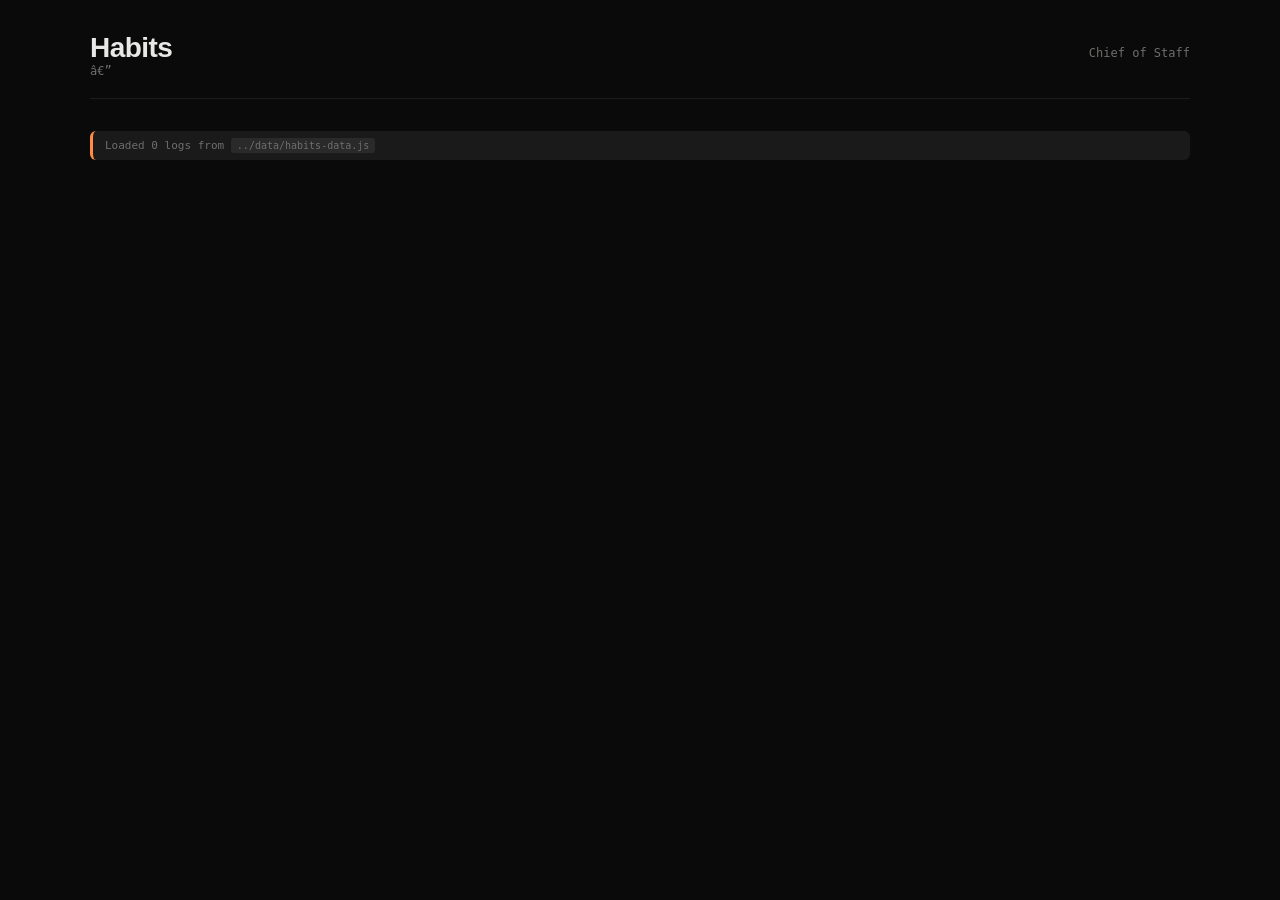
<file: habits-viewer.html>
<!DOCTYPE html>
<html lang="en">
<head>
<script src="../data/habits-data.js" onerror="console.log('No habits-data.js yet')"></script>
<meta charset="UTF-8">
<meta name="viewport" content="width=device-width, initial-scale=1.0">
<title>Habits â€” Chief of Staff</title>
<style>
  :root {
    --ink: #0a0a0a;
    --ink-2: #1a1a1a;
    --ink-3: #2a2a2a;
    --text: #e8e8e6;
    --text-2: #a6a6a4;
    --text-3: #6e6e6c;
    --accent: #ff8c42;
    --accent-2: #ffa76a;
    --green: #43d67d;
    --red: #ff5e5e;
    --amber: #ffb547;
    --border: rgba(255,255,255,0.08);
    --border-strong: rgba(255,255,255,0.16);
    --mono: "SFMono-Regular", Menlo, Consolas, monospace;
  }
  * { box-sizing: border-box; margin: 0; padding: 0; }
  body {
    font-family: -apple-system, BlinkMacSystemFont, "Segoe UI", sans-serif;
    background: var(--ink);
    color: var(--text);
    padding: 32px 24px 80px;
    min-height: 100vh;
    -webkit-font-smoothing: antialiased;
  }
  .container { max-width: 1100px; margin: 0 auto; }
  .header {
    display: flex;
    justify-content: space-between;
    align-items: baseline;
    padding-bottom: 20px;
    border-bottom: 1px solid var(--border);
    margin-bottom: 32px;
  }
  .header-title {
    font-size: 28px;
    font-weight: 700;
    letter-spacing: -0.02em;
  }
  .header-sub {
    font-family: var(--mono);
    font-size: 12px;
    color: var(--text-3);
  }
  .source-notice {
    font-family: var(--mono);
    font-size: 11px;
    color: var(--text-3);
    padding: 8px 12px;
    background: var(--ink-2);
    border-radius: 6px;
    margin-bottom: 24px;
    border-left: 3px solid var(--accent);
  }
  .source-notice.error { border-left-color: var(--red); color: var(--text-2); }
  .source-notice code {
    background: var(--ink-3);
    padding: 2px 6px;
    border-radius: 3px;
    font-size: 10px;
  }
  .section-title {
    font-size: 11px;
    font-weight: 600;
    letter-spacing: 0.1em;
    text-transform: uppercase;
    color: var(--text-3);
    margin-bottom: 16px;
  }
  .habits-grid {
    display: grid;
    grid-template-columns: repeat(auto-fit, minmax(180px, 1fr));
    gap: 20px;
    margin-bottom: 48px;
  }
  .habit-card {
    background: var(--ink-2);
    border: 1px solid var(--border);
    border-radius: 14px;
    padding: 24px 20px;
    text-align: center;
    position: relative;
    transition: all 0.2s ease;
    cursor: pointer;
  }
  .habit-card:hover {
    border-color: var(--border-strong);
    transform: translateY(-2px);
  }
  .habit-card.done {
    background: linear-gradient(180deg, rgba(67,214,125,0.08), var(--ink-2));
    border-color: rgba(67,214,125,0.3);
  }
  .habit-icon { font-size: 32px; margin-bottom: 12px; }
  .habit-name {
    font-size: 14px;
    font-weight: 600;
    margin-bottom: 16px;
  }
  .ring-container {
    position: relative;
    width: 110px;
    height: 110px;
    margin: 0 auto 16px;
  }
  .ring-svg { transform: rotate(-90deg); }
  .ring-bg { stroke: var(--ink-3); }
  .ring-fg {
    stroke: var(--accent);
    transition: stroke-dashoffset 0.8s cubic-bezier(0.4,0,0.2,1);
  }
  .habit-card.done .ring-fg { stroke: var(--green); }
  .ring-label {
    position: absolute;
    top: 50%;
    left: 50%;
    transform: translate(-50%, -50%);
    font-family: var(--mono);
    font-size: 18px;
    font-weight: 700;
  }
  .ring-label-sub {
    font-size: 10px;
    color: var(--text-3);
    display: block;
    margin-top: 2px;
  }
  .habit-streak {
    font-family: var(--mono);
    font-size: 12px;
    color: var(--text-2);
    margin-bottom: 12px;
  }
  .habit-streak strong { color: var(--amber); }
  .habit-btn {
    width: 100%;
    background: var(--ink-3);
    color: var(--text);
    border: 1px solid var(--border);
    padding: 8px;
    border-radius: 6px;
    font-size: 12px;
    font-weight: 600;
    cursor: pointer;
    transition: all 0.15s;
  }
  .habit-btn:hover { background: var(--accent); color: var(--ink); border-color: var(--accent); }
  .habit-card.done .habit-btn {
    background: rgba(67,214,125,0.15);
    color: var(--green);
    border-color: rgba(67,214,125,0.3);
  }
  .summary-grid {
    display: grid;
    grid-template-columns: repeat(4, 1fr);
    gap: 16px;
    margin-bottom: 48px;
  }
  .stat-card {
    background: var(--ink-2);
    border: 1px solid var(--border);
    border-radius: 10px;
    padding: 18px 20px;
  }
  .stat-label {
    font-size: 10px;
    text-transform: uppercase;
    letter-spacing: 0.08em;
    color: var(--text-3);
    font-weight: 600;
    margin-bottom: 8px;
  }
  .stat-value {
    font-family: var(--mono);
    font-size: 28px;
    font-weight: 700;
  }
  .stat-sub {
    font-size: 12px;
    color: var(--text-2);
    margin-top: 4px;
  }
  .activity-list {
    background: var(--ink-2);
    border: 1px solid var(--border);
    border-radius: 10px;
    padding: 8px 0;
  }
  .activity-item {
    display: grid;
    grid-template-columns: 100px 1fr auto;
    align-items: center;
    padding: 10px 20px;
    border-bottom: 1px solid var(--border);
    font-size: 13px;
  }
  .activity-item:last-child { border-bottom: none; }
  .activity-date {
    font-family: var(--mono);
    font-size: 11px;
    color: var(--text-3);
  }
  .activity-habit { font-weight: 500; }
  .activity-icon { font-size: 18px; }
  .log-form {
    background: var(--ink-2);
    border: 1px solid var(--border);
    border-radius: 10px;
    padding: 20px;
    margin-bottom: 32px;
  }
  .log-form-title { font-size: 14px; font-weight: 600; margin-bottom: 12px; }
  .log-form-buttons {
    display: flex;
    flex-wrap: wrap;
    gap: 8px;
  }
  .log-form-button {
    padding: 10px 16px;
    background: var(--ink-3);
    color: var(--text);
    border: 1px solid var(--border);
    border-radius: 6px;
    font-size: 13px;
    cursor: pointer;
    display: inline-flex;
    align-items: center;
    gap: 8px;
  }
  .log-form-button:hover { background: var(--accent); color: var(--ink); }
  .empty {
    text-align: center;
    padding: 80px 20px;
    color: var(--text-3);
    font-style: italic;
  }
  @keyframes fadeIn {
    from { opacity: 0; transform: translateY(8px); }
    to   { opacity: 1; transform: translateY(0); }
  }
  .fade-in { animation: fadeIn 0.4s ease forwards; }
</style>
</head>
<body>
<div class="container">
  <div class="header">
    <div>
      <div class="header-title">Habits</div>
      <div class="header-sub" id="current-date">â€”</div>
    </div>
    <div class="header-sub">Chief of Staff</div>
  </div>

  <div id="source-notice" class="source-notice">Loadingâ€¦</div>

  <!-- Quick log section -->
  <div class="log-form" id="log-form" style="display:none;">
    <div class="log-form-title">Quick log</div>
    <div class="log-form-buttons" id="log-buttons"></div>
  </div>

  <!-- Summary stats -->
  <div class="summary-grid" id="summary-grid" style="display:none;">
    <div class="stat-card">
      <div class="stat-label">Today</div>
      <div class="stat-value" id="stat-today">0<span style="font-size: 16px; color: var(--text-3);">/5</span></div>
      <div class="stat-sub" id="stat-today-sub">habits logged</div>
    </div>
    <div class="stat-card">
      <div class="stat-label">This week</div>
      <div class="stat-value" id="stat-week">0</div>
      <div class="stat-sub">total logs</div>
    </div>
    <div class="stat-card">
      <div class="stat-label">On track</div>
      <div class="stat-value" id="stat-ontrack">0<span style="font-size: 16px; color: var(--text-3);">/5</span></div>
      <div class="stat-sub">habits meeting target</div>
    </div>
    <div class="stat-card">
      <div class="stat-label">Best streak</div>
      <div class="stat-value" id="stat-streak">0</div>
      <div class="stat-sub" id="stat-streak-sub">days</div>
    </div>
  </div>

  <!-- Habit rings -->
  <div class="section-title" id="rings-title" style="display:none;">Today's habits</div>
  <div class="habits-grid" id="habits-grid" style="display:none;"></div>

  <!-- Recent activity -->
  <div class="section-title" id="activity-title" style="display:none;">Recent activity</div>
  <div class="activity-list" id="activity-list" style="display:none;"></div>

  <div class="empty" id="empty" style="display:none;">
    No logs yet. Log your first habit via the button above or run:<br>
    <code style="font-family: var(--mono); font-size: 12px; background: var(--ink-2); padding: 4px 8px; border-radius: 4px; display: inline-block; margin-top: 8px;">python handler.py log gym</code>
  </div>
</div>

<script>
const state = { data: null, loaded: false };

function loadData() {
  const notice = document.getElementById("source-notice");

  if (window.HABITS_DATA) {
    state.data = window.HABITS_DATA;
    state.loaded = true;
    const n = state.data.logs ? state.data.logs.length : 0;
    notice.innerHTML = `Loaded ${n} logs from <code>../data/habits-data.js</code>`;
    renderAll();
    return;
  }

  // localStorage fallback
  try {
    const local = localStorage.getItem("habits-logs");
    if (local) {
      state.data = JSON.parse(local);
      state.loaded = true;
      notice.innerHTML = `Using browser localStorage. Log via Python CLI and refresh to sync from disk.`;
      renderAll();
      return;
    }
  } catch (e) {}

  state.loaded = true;
  notice.classList.add("error");
  notice.innerHTML = `No logs yet. Run <code>python handler.py log gym</code> to start, then refresh.`;
  document.getElementById("empty").style.display = "block";
}

function renderAll() {
  if (!state.data || !state.data.habits) return;

  const today = new Date();
  document.getElementById("current-date").textContent =
    today.toLocaleDateString("en-US", { weekday: "long", year: "numeric", month: "long", day: "numeric" });

  renderHabits();
  renderSummary();
  renderActivity();
  renderLogForm();
}

function renderHabits() {
  const grid = document.getElementById("habits-grid");
  const title = document.getElementById("rings-title");
  grid.innerHTML = "";
  grid.style.display = "grid";
  title.style.display = "block";

  const todayLogged = new Set((state.data.today && state.data.today.logged) || []);
  const habits = (state.data.week && state.data.week.habits) || [];

  habits.forEach((h, i) => {
    const isDone = todayLogged.has(h.id);
    const pct = Math.min(100, (h.count_this_week / h.target_per_week) * 100);
    const circumference = 2 * Math.PI * 48;
    const offset = circumference * (1 - pct / 100);

    const card = document.createElement("div");
    card.className = "habit-card fade-in" + (isDone ? " done" : "");
    card.style.animationDelay = (i * 80) + "ms";
    card.innerHTML = `
      <div class="habit-icon">${h.icon}</div>
      <div class="habit-name">${h.name}</div>
      <div class="ring-container">
        <svg class="ring-svg" width="110" height="110" viewBox="0 0 110 110">
          <circle class="ring-bg" cx="55" cy="55" r="48" fill="none" stroke-width="8"></circle>
          <circle class="ring-fg" cx="55" cy="55" r="48" fill="none" stroke-width="8"
            stroke-linecap="round"
            stroke-dasharray="${circumference}"
            stroke-dashoffset="${offset}"></circle>
        </svg>
        <div class="ring-label">${h.count_this_week}<span class="ring-label-sub">of ${h.target_per_week}</span></div>
      </div>
      <div class="habit-streak">ðŸ”¥ <strong>${h.streak}</strong> ${h.target_per_week === 7 ? 'day' : 'week'}${h.streak !== 1 ? 's' : ''} streak</div>
      <button class="habit-btn" data-habit="${h.id}">
        ${isDone ? "âœ“ Logged today" : "Log today"}
      </button>
    `;
    grid.appendChild(card);
  });
}

function renderSummary() {
  const today = (state.data.today && state.data.today.logged_count) || 0;
  const habits = (state.data.week && state.data.week.habits) || [];
  const weekTotal = habits.reduce((s, h) => s + (h.count_this_week || 0), 0);
  const onTrack = habits.filter(h => h.on_track).length;
  const bestStreak = Math.max(0, ...habits.map(h => h.streak || 0));
  const bestHabit = habits.find(h => h.streak === bestStreak);

  animateNumber("stat-today", today, 5);
  animateNumber("stat-week", weekTotal);
  animateNumber("stat-ontrack", onTrack, 5);
  animateNumber("stat-streak", bestStreak);
  document.getElementById("stat-streak-sub").textContent =
    bestHabit ? `${bestStreak > 0 ? bestHabit.name : 'â€”'}` : "no logs";
  document.getElementById("summary-grid").style.display = "grid";
}

function renderActivity() {
  const list = document.getElementById("activity-list");
  const title = document.getElementById("activity-title");
  list.innerHTML = "";
  const logs = (state.data.logs || []).slice(0, 12);
  if (logs.length === 0) return;

  logs.forEach((logEntry, i) => {
    const habit = (state.data.habits || []).find(h => h.id === logEntry.habit_id) || {};
    const item = document.createElement("div");
    item.className = "activity-item fade-in";
    item.style.animationDelay = (i * 40) + "ms";
    const dateStr = formatDate(logEntry.logged_date);
    item.innerHTML = `
      <div class="activity-date">${dateStr}</div>
      <div class="activity-habit">${habit.name || logEntry.habit_id}</div>
      <div class="activity-icon">${habit.icon || "Â·"}</div>
    `;
    list.appendChild(item);
  });
  list.style.display = "block";
  title.style.display = "block";
}

function renderLogForm() {
  const buttons = document.getElementById("log-buttons");
  const habits = state.data.habits || [];
  const todayLogged = new Set((state.data.today && state.data.today.logged) || []);
  buttons.innerHTML = "";
  habits.forEach(h => {
    const b = document.createElement("button");
    b.className = "log-form-button";
    b.innerHTML = `${h.icon} ${h.name}`;
    b.style.opacity = todayLogged.has(h.id) ? "0.4" : "1";
    b.disabled = todayLogged.has(h.id);
    b.onclick = () => logToLocalStorage(h.id);
    buttons.appendChild(b);
  });
  document.getElementById("log-form").style.display = "block";
}

function logToLocalStorage(habitId) {
  const today = new Date().toISOString().split("T")[0];
  const existing = state.data || { logs: [], habits: (window.HABITS_DATA || {}).habits || [] };
  const already = (existing.logs || []).some(l => l.habit_id === habitId && l.logged_date === today);
  if (already) { alert("Already logged today"); return; }
  existing.logs = existing.logs || [];
  existing.logs.unshift({ habit_id: habitId, logged_date: today, logged_at: new Date().toISOString(), note: "" });
  // Rebuild today + week
  rebuildDerivedState(existing);
  localStorage.setItem("habits-logs", JSON.stringify(existing));
  state.data = existing;
  renderAll();
}

function rebuildDerivedState(data) {
  const today = new Date().toISOString().split("T")[0];
  const logs = data.logs || [];
  const loggedToday = [...new Set(logs.filter(l => l.logged_date === today).map(l => l.habit_id))];
  const allIds = (data.habits || []).map(h => h.id);
  data.today = {
    date: today,
    logged: loggedToday,
    pending: allIds.filter(i => !loggedToday.includes(i)),
    pending_names: (data.habits || []).filter(h => !loggedToday.includes(h.id)).map(h => h.name),
    logged_count: loggedToday.length,
    total: allIds.length,
  };
  const weekStart = weekStartDate(new Date());
  const weekStartStr = weekStart.toISOString().split("T")[0];
  data.week = { habits: (data.habits || []).map(h => {
    const count = logs.filter(l => l.habit_id === h.id && l.logged_date >= weekStartStr).length;
    return { ...h, count_this_week: count, streak: 0, on_track: count >= h.target_per_week };
  }) };
}

function weekStartDate(d) {
  const dt = new Date(d);
  const day = dt.getDay();
  const diff = dt.getDate() - (day === 0 ? 6 : day - 1);
  dt.setDate(diff);
  dt.setHours(0,0,0,0);
  return dt;
}

function animateNumber(id, target, max) {
  const el = document.getElementById(id);
  const current = parseInt(el.textContent) || 0;
  const duration = 500;
  const start = performance.now();
  function step(now) {
    const progress = Math.min(1, (now - start) / duration);
    const value = Math.round(current + (target - current) * easeOut(progress));
    el.innerHTML = max ? `${value}<span style="font-size: 16px; color: var(--text-3);">/${max}</span>` : `${value}`;
    if (progress < 1) requestAnimationFrame(step);
  }
  requestAnimationFrame(step);
}

function easeOut(t) { return 1 - Math.pow(1 - t, 3); }

function formatDate(iso) {
  const d = new Date(iso + "T00:00:00");
  const today = new Date();
  today.setHours(0,0,0,0);
  const diff = Math.floor((today - d) / (1000 * 60 * 60 * 24));
  if (diff === 0) return "Today";
  if (diff === 1) return "Yesterday";
  if (diff < 7) return `${diff}d ago`;
  return d.toLocaleDateString("en-US", { month: "short", day: "numeric" });
}

// Event delegation for habit cards
document.addEventListener("click", (e) => {
  const btn = e.target.closest(".habit-btn[data-habit]");
  if (btn && !btn.disabled) {
    logToLocalStorage(btn.dataset.habit);
  }
});

loadData();
</script>
</body>
</html>
</file>
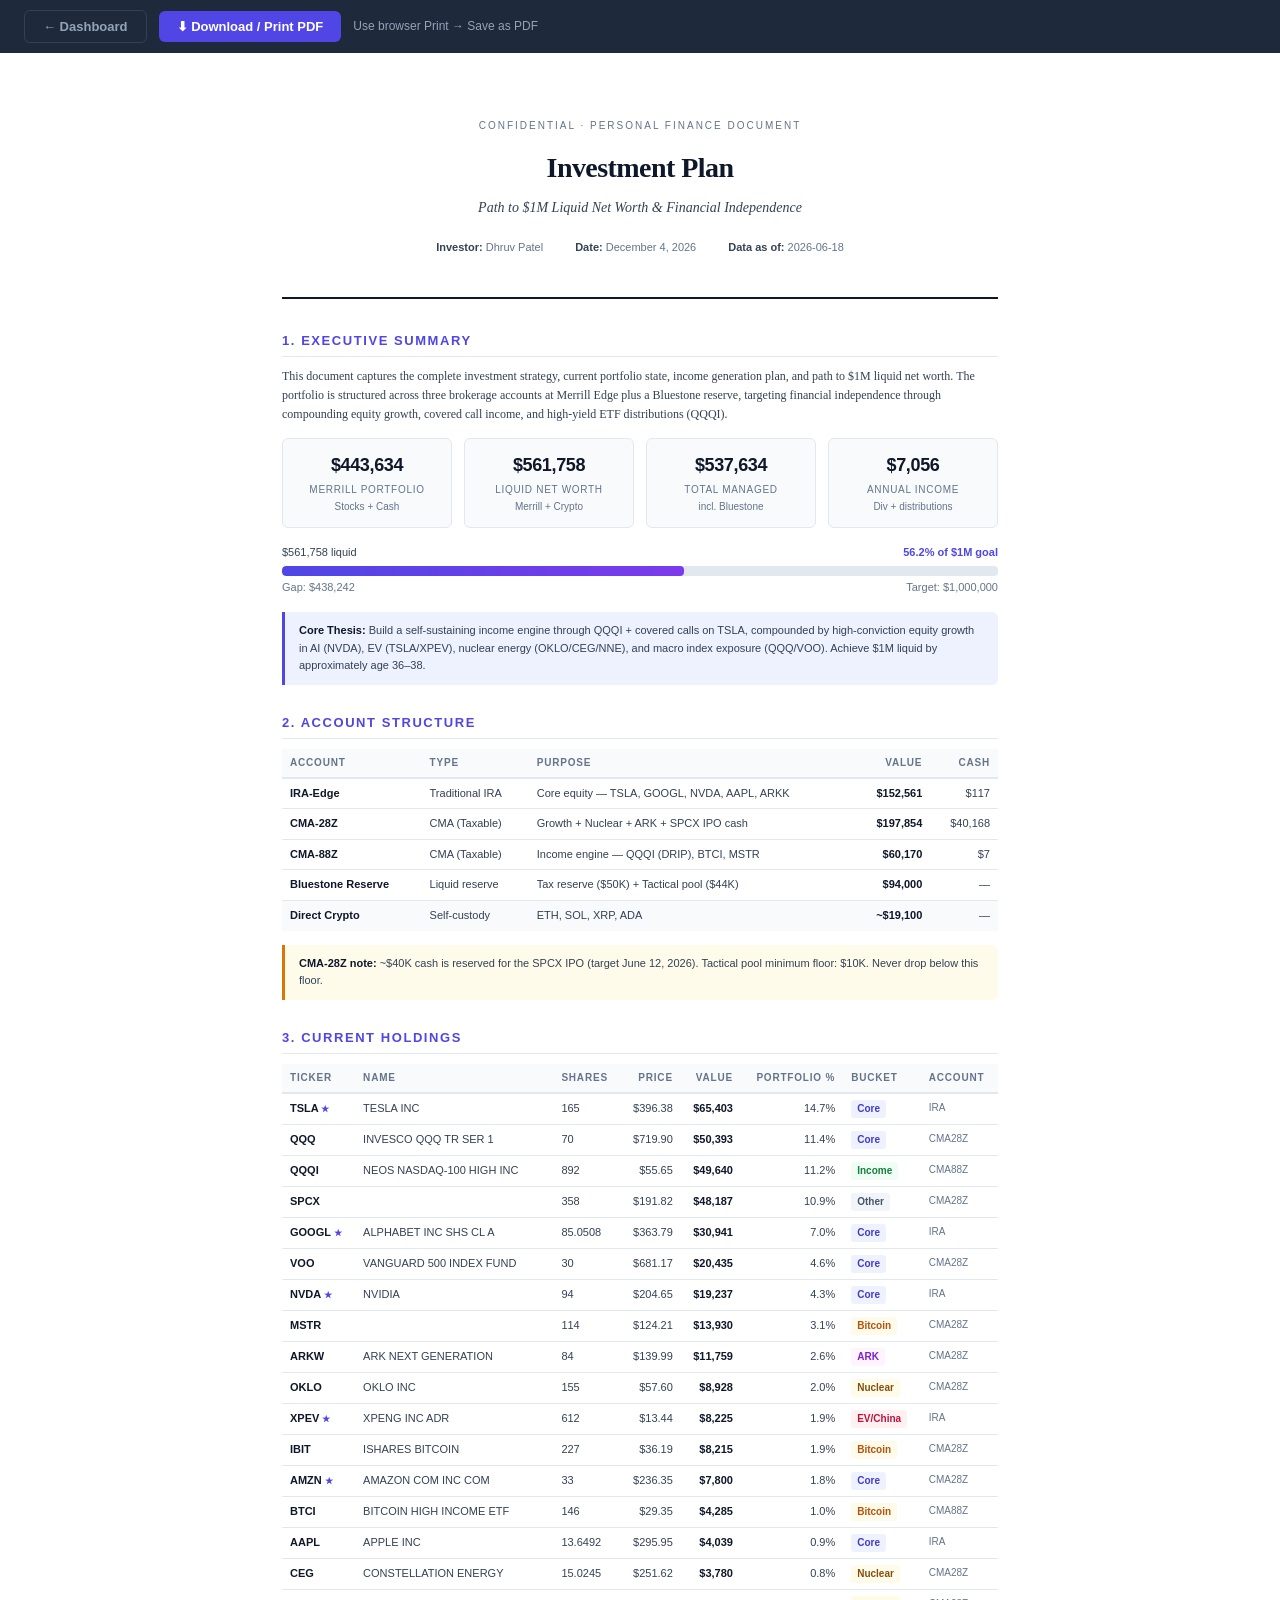
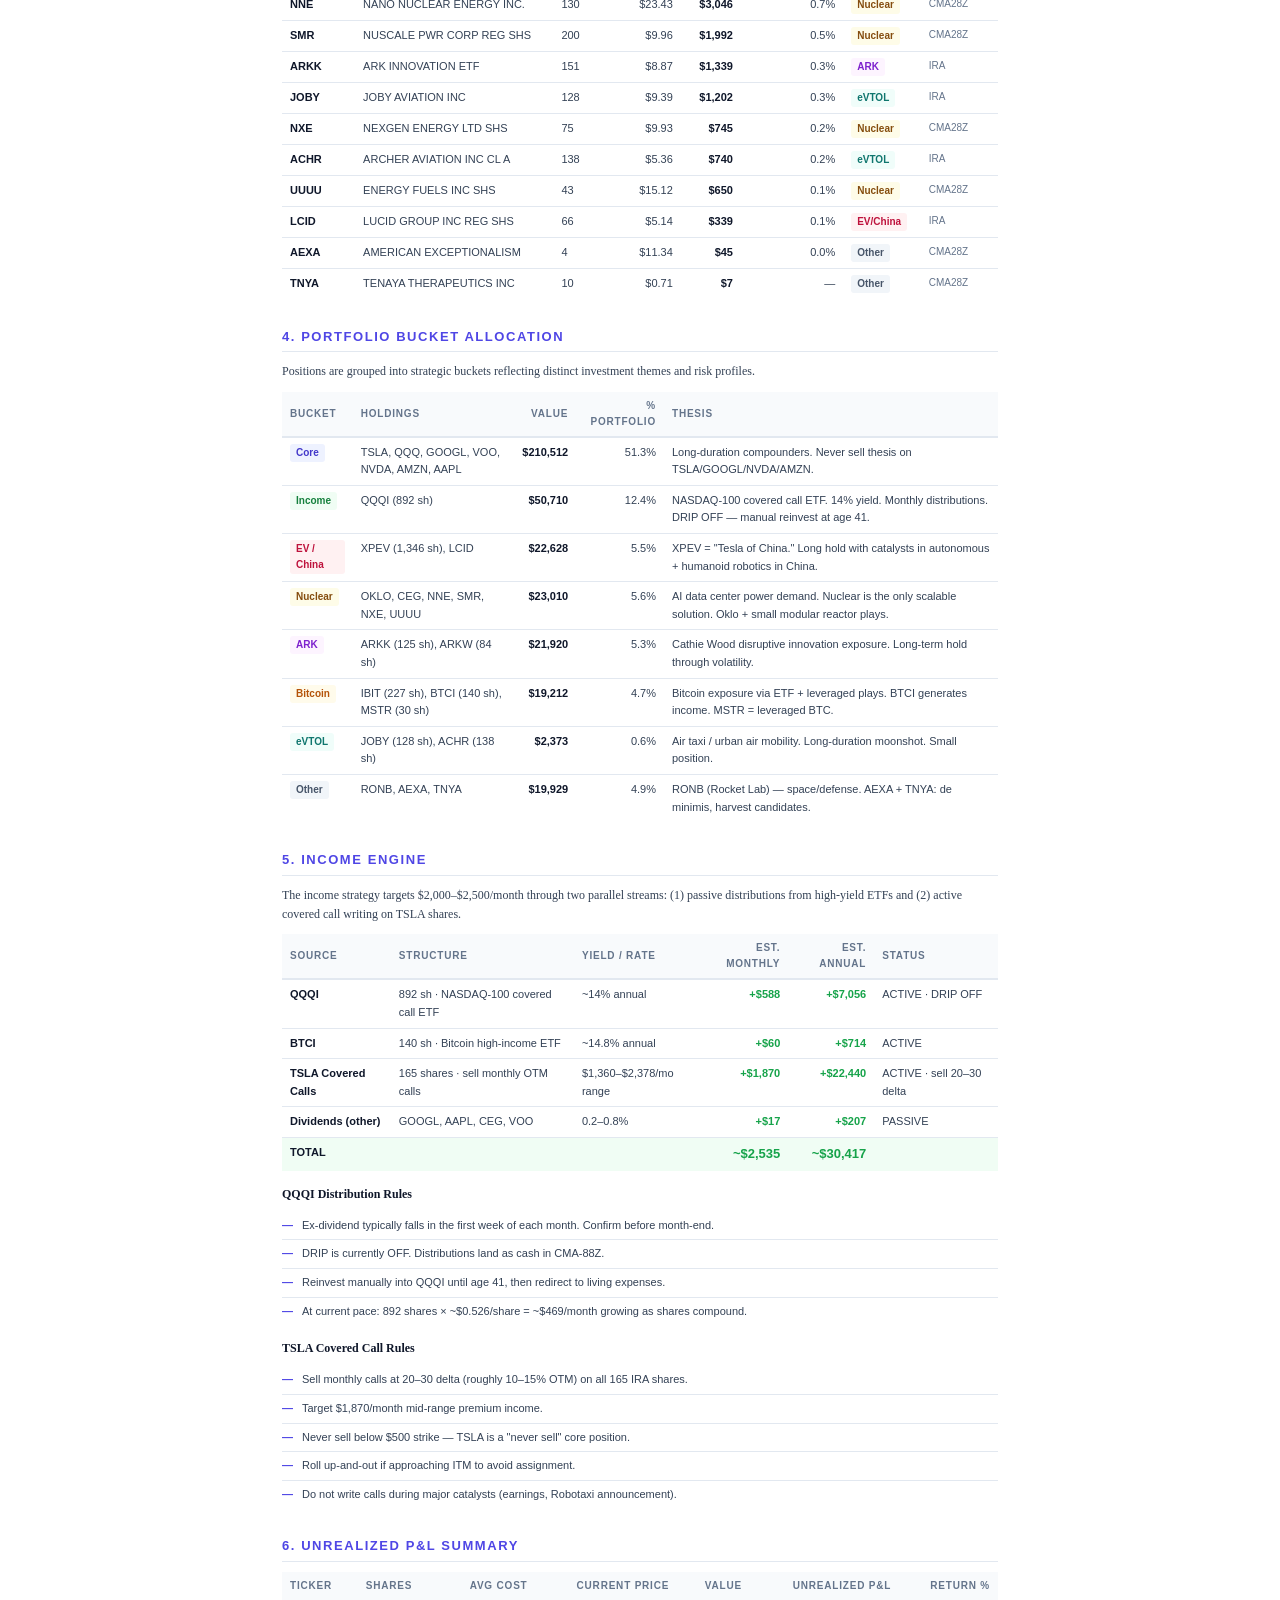
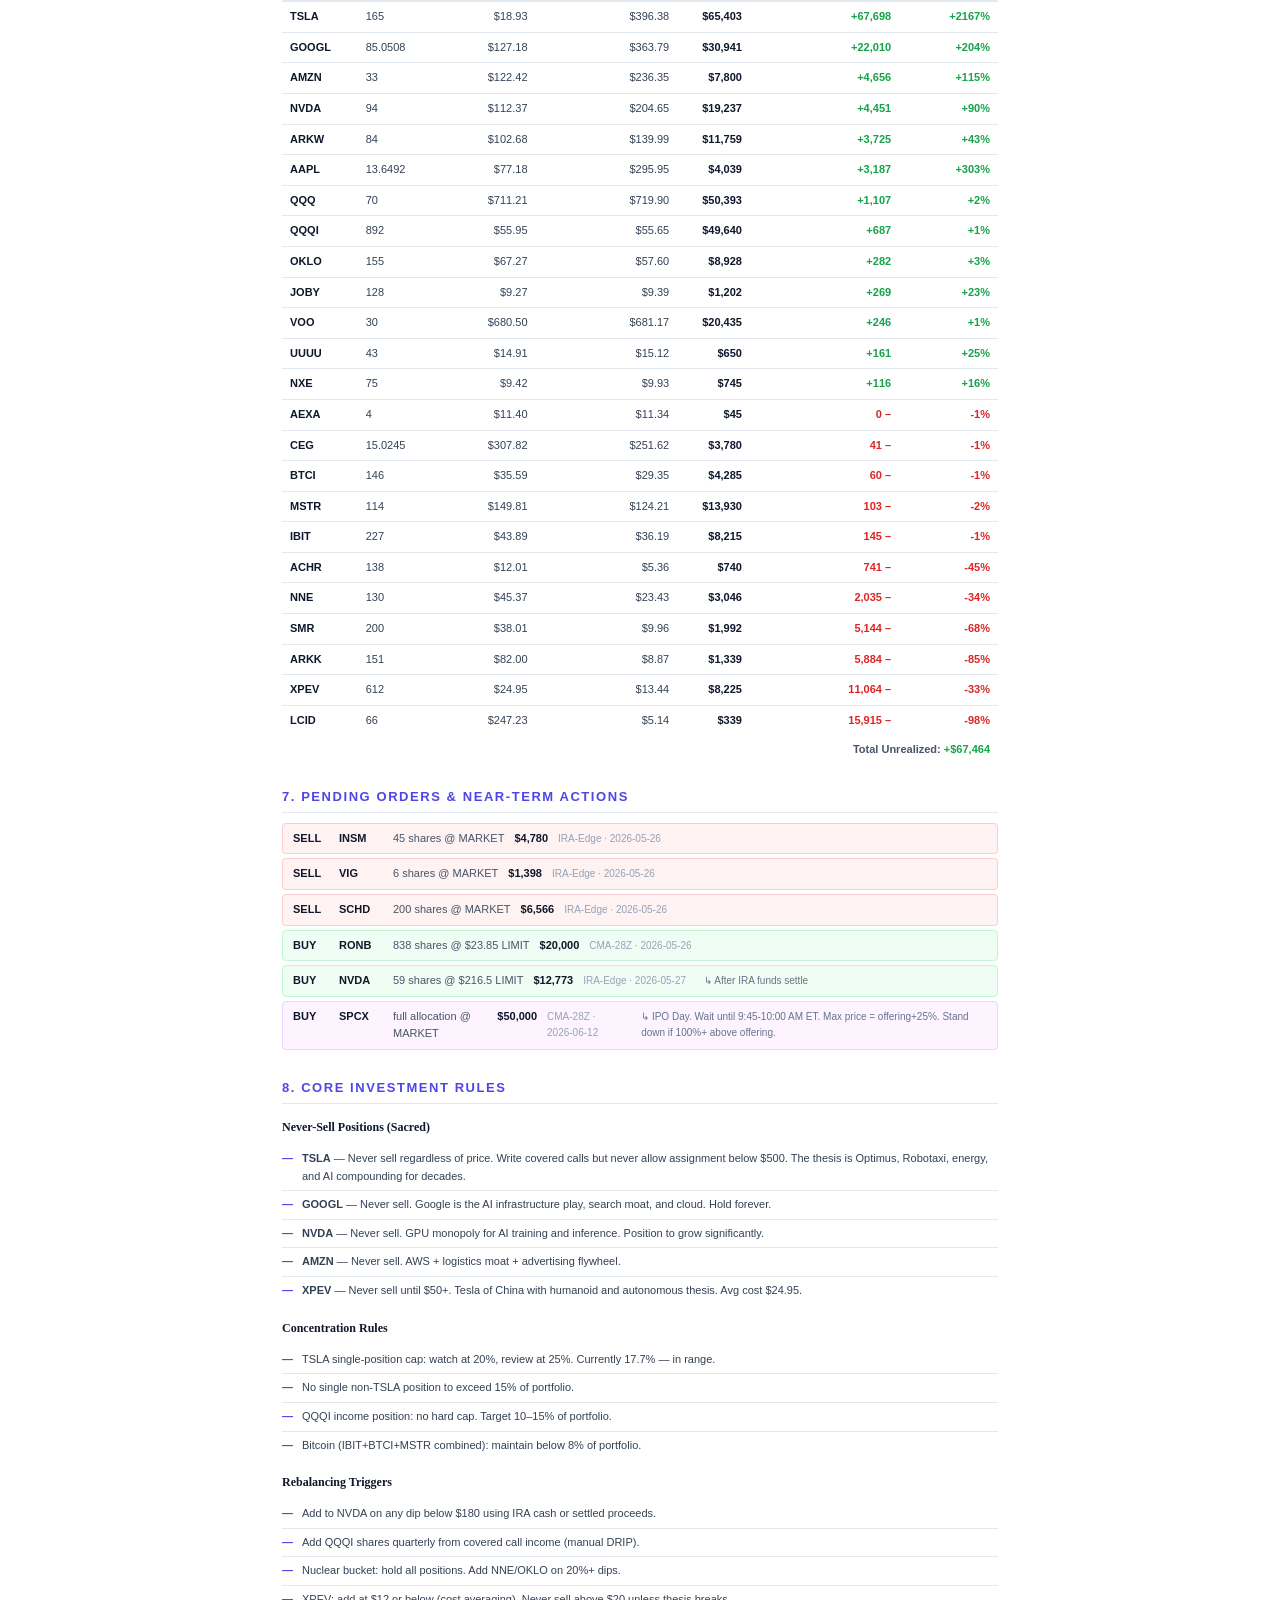
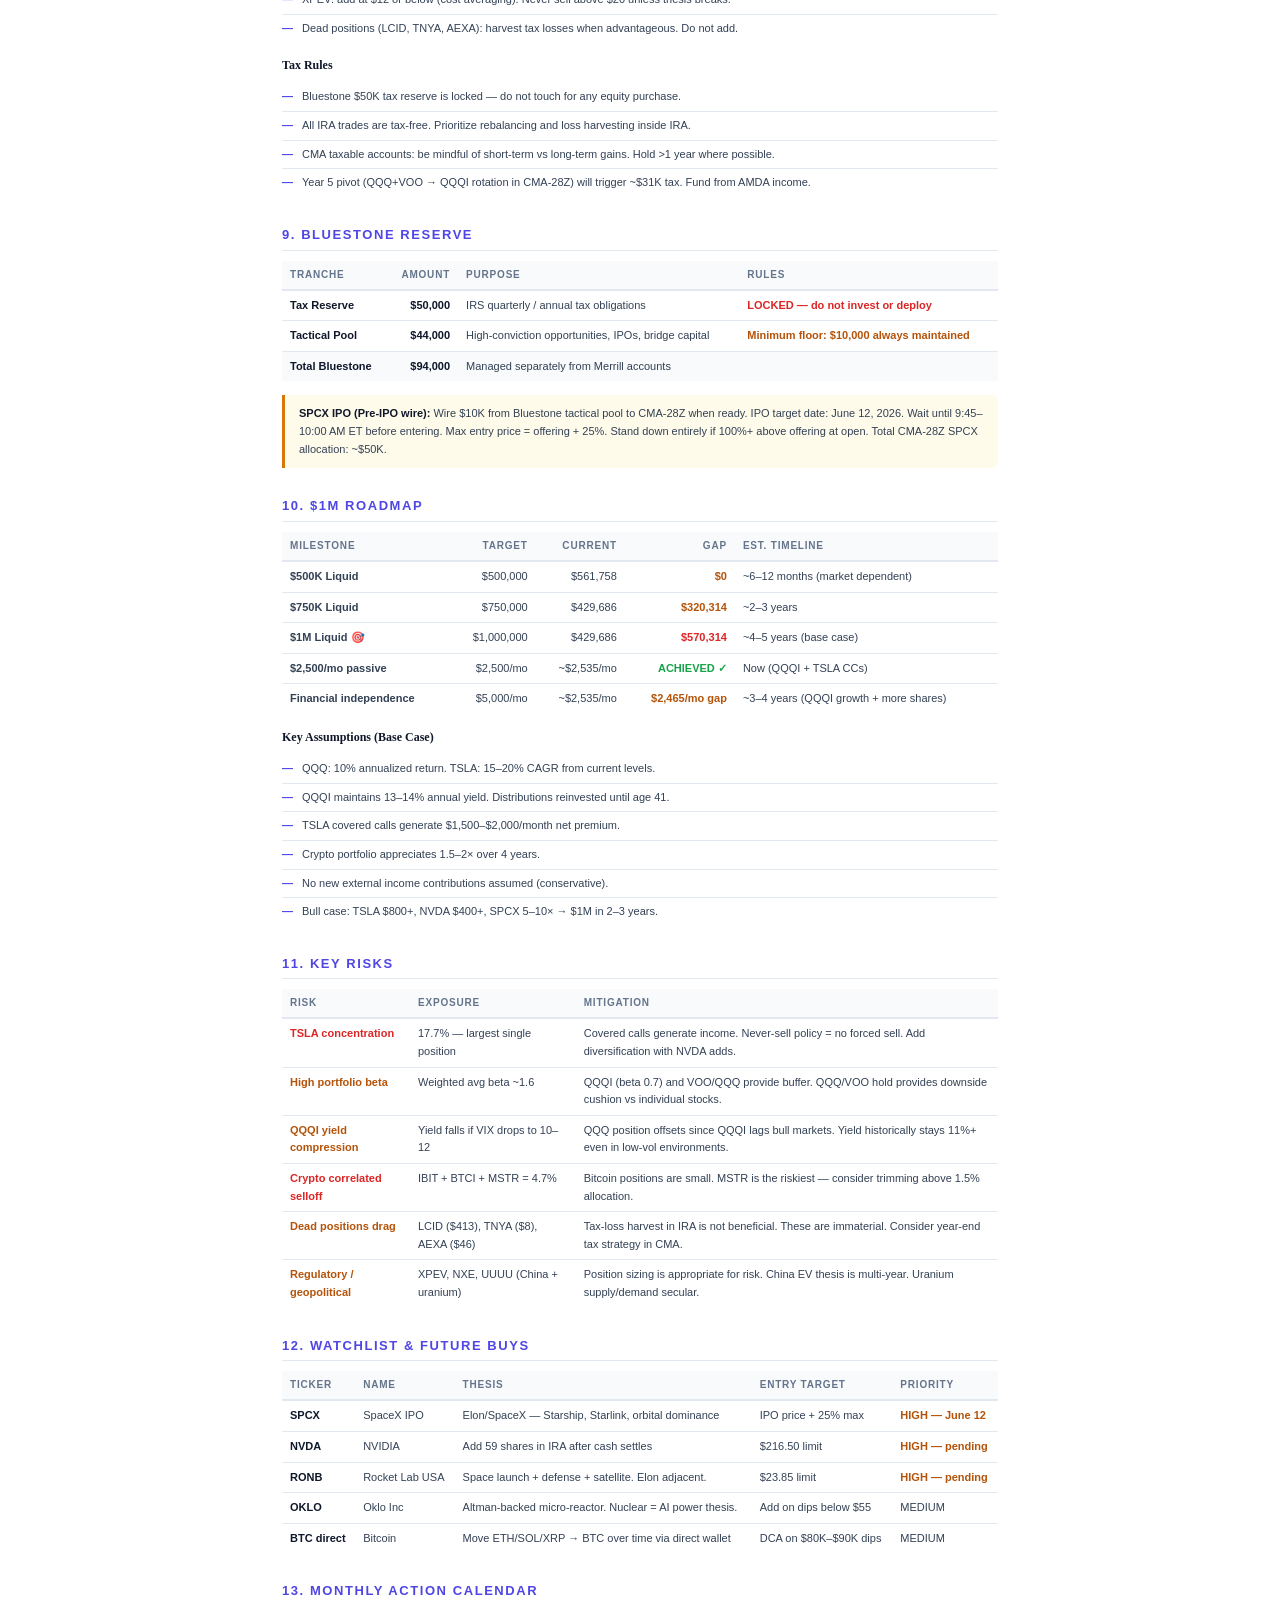
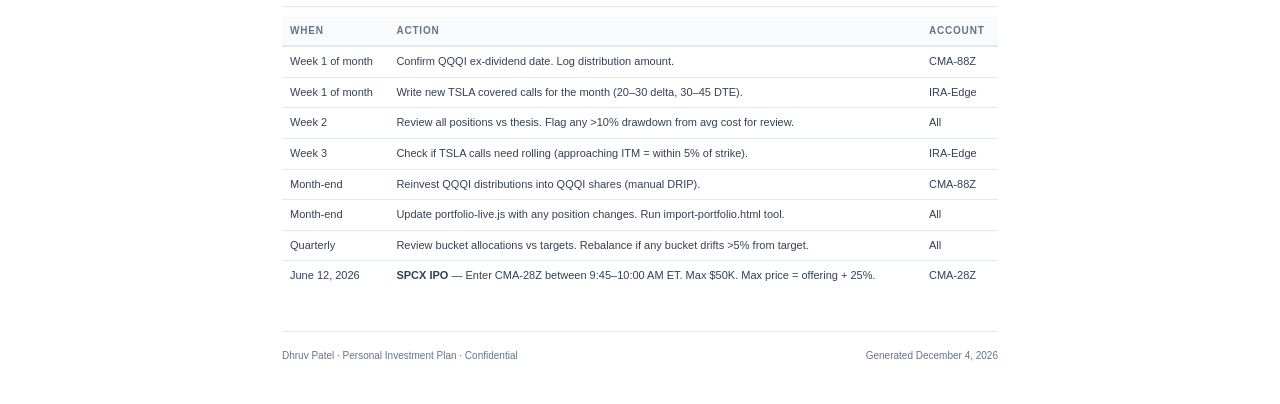
<file: investment-plan.html>
<!DOCTYPE html>
<html lang="en">
<head>
<meta charset="UTF-8">
<meta name="viewport" content="width=device-width, initial-scale=1.0">
<title>Investment Plan — Dhruv Patel</title>
<script src="portfolio-live.js" onerror="window.PORTFOLIO_LIVE=null"></script>
<script src="portfolio-data.js" onerror="window.PORTFOLIO_DATA=null"></script>
<style>
  :root {
    --ink: #0f172a;
    --ink2: #334155;
    --ink3: #64748b;
    --rule: #e2e8f0;
    --accent: #4f46e5;
    --green: #16a34a;
    --red: #dc2626;
    --gold: #b45309;
    --bg-light: #f8fafc;
    --bg-accent: #eef2ff;
  }
  * { box-sizing: border-box; margin: 0; padding: 0; }
  body { font-family: 'Georgia', serif; font-size: 12px; color: var(--ink); background: #fff; line-height: 1.6; }

  /* Print controls — hidden when printing */
  #controls {
    position: fixed; top: 0; left: 0; right: 0; z-index: 100;
    background: #1e293b; padding: 10px 24px;
    display: flex; align-items: center; gap: 12px;
  }
  #controls button {
    background: #4f46e5; color: #fff; border: none; border-radius: 6px;
    padding: 8px 18px; font-size: 13px; font-family: sans-serif; cursor: pointer; font-weight: 600;
  }
  #controls button:hover { background: #4338ca; }
  #controls .back { background: transparent; color: #94a3b8; border: 1px solid #334155; }
  #controls .back:hover { color: #e2e8f0; background: #1e293b; }
  #controls .label { color: #94a3b8; font-family: sans-serif; font-size: 12px; }

  /* Page layout */
  .page { max-width: 780px; margin: 70px auto 40px; padding: 0 32px; }

  /* Cover */
  .cover { text-align: center; padding: 48px 0 40px; border-bottom: 2px solid var(--ink); margin-bottom: 32px; }
  .cover .doc-type { font-family: sans-serif; font-size: 10px; text-transform: uppercase; letter-spacing: .2em; color: var(--ink3); margin-bottom: 12px; }
  .cover h1 { font-size: 28px; font-weight: 700; color: var(--ink); margin-bottom: 6px; letter-spacing: -0.02em; }
  .cover .subtitle { font-size: 14px; color: var(--ink2); font-style: italic; margin-bottom: 20px; }
  .cover .meta-row { display: flex; justify-content: center; gap: 32px; font-family: sans-serif; font-size: 11px; color: var(--ink3); }
  .cover .meta-row span strong { color: var(--ink2); }

  /* Sections */
  h2 { font-size: 13px; font-family: sans-serif; font-weight: 700; text-transform: uppercase; letter-spacing: .12em; color: var(--accent); margin: 28px 0 10px; padding-bottom: 4px; border-bottom: 1px solid var(--rule); }
  h3 { font-size: 12px; font-weight: 700; color: var(--ink); margin: 14px 0 6px; }
  p { margin-bottom: 8px; color: var(--ink2); }

  /* Stat boxes */
  .stat-grid { display: grid; grid-template-columns: repeat(4, 1fr); gap: 12px; margin: 14px 0; }
  .stat-box { background: var(--bg-light); border: 1px solid var(--rule); border-radius: 6px; padding: 12px; text-align: center; }
  .stat-box .val { font-size: 18px; font-weight: 700; color: var(--ink); font-family: sans-serif; letter-spacing: -0.02em; }
  .stat-box .lbl { font-size: 10px; font-family: sans-serif; color: var(--ink3); text-transform: uppercase; letter-spacing: .07em; margin-top: 2px; }
  .stat-box .sub { font-size: 10px; font-family: sans-serif; color: var(--ink3); margin-top: 1px; }

  /* Progress bar */
  .progress-wrap { margin: 16px 0; }
  .progress-label { display: flex; justify-content: space-between; font-family: sans-serif; font-size: 11px; color: var(--ink2); margin-bottom: 4px; }
  .progress-bar { background: #e2e8f0; border-radius: 4px; height: 10px; overflow: hidden; }
  .progress-fill { height: 100%; border-radius: 4px; background: linear-gradient(90deg, #4f46e5, #7c3aed); }

  /* Tables */
  table { width: 100%; border-collapse: collapse; margin: 10px 0 14px; font-family: sans-serif; font-size: 11px; }
  th { background: var(--bg-light); border-bottom: 2px solid var(--rule); padding: 6px 8px; text-align: left; font-size: 10px; text-transform: uppercase; letter-spacing: .08em; color: var(--ink3); font-weight: 700; }
  td { padding: 6px 8px; border-bottom: 1px solid var(--rule); color: var(--ink2); vertical-align: top; }
  tr:last-child td { border-bottom: none; }
  .right { text-align: right; }
  .bold { font-weight: 700; color: var(--ink); }
  .green { color: var(--green); font-weight: 600; }
  .red { color: var(--red); font-weight: 600; }
  .gold { color: var(--gold); font-weight: 600; }
  .tag { display: inline-block; padding: 1px 6px; border-radius: 3px; font-size: 10px; font-weight: 600; font-family: sans-serif; }
  .tag-core { background: #eef2ff; color: #4338ca; }
  .tag-income { background: #f0fdf4; color: #15803d; }
  .tag-btc { background: #fffbeb; color: #b45309; }
  .tag-nuke { background: #fefce8; color: #854d0e; }
  .tag-ark { background: #fdf4ff; color: #7e22ce; }
  .tag-ev { background: #fff1f2; color: #be123c; }
  .tag-evtol { background: #f0fdfa; color: #0f766e; }
  .tag-other { background: #f1f5f9; color: #475569; }

  /* Callout boxes */
  .callout { border-left: 3px solid var(--accent); background: var(--bg-accent); padding: 10px 14px; margin: 12px 0; border-radius: 0 6px 6px 0; font-family: sans-serif; font-size: 11px; color: var(--ink2); }
  .callout.warn { border-color: #d97706; background: #fffbeb; }
  .callout.critical { border-color: var(--red); background: #fef2f2; }
  .callout strong { color: var(--ink); }

  /* Rule list */
  .rule-list { margin: 8px 0; padding-left: 0; list-style: none; }
  .rule-list li { padding: 5px 0 5px 20px; border-bottom: 1px solid var(--rule); font-family: sans-serif; font-size: 11px; color: var(--ink2); position: relative; }
  .rule-list li:last-child { border-bottom: none; }
  .rule-list li::before { content: '—'; position: absolute; left: 0; color: var(--accent); font-weight: 700; }

  /* Pending orders */
  .order-row { display: flex; gap: 10px; align-items: baseline; padding: 6px 10px; border-radius: 4px; margin-bottom: 4px; font-family: sans-serif; font-size: 11px; }
  .order-buy { background: #f0fdf4; border: 1px solid #bbf7d0; }
  .order-sell { background: #fef2f2; border: 1px solid #fecaca; }
  .order-ipo { background: #fdf4ff; border: 1px solid #e9d5ff; }

  /* Footer */
  .doc-footer { margin-top: 40px; padding-top: 16px; border-top: 1px solid var(--rule); font-family: sans-serif; font-size: 10px; color: var(--ink3); display: flex; justify-content: space-between; }

  /* Page break hints */
  .break-before { page-break-before: always; }

  @media print {
    #controls { display: none !important; }
    .page { margin-top: 0; }
    body { font-size: 11px; }
    .stat-box .val { font-size: 16px; }
    h2 { margin-top: 20px; }
  }
</style>
</head>
<body>

<!-- Download controls -->
<div id="controls">
  <a href="index.html"><button class="back">← Dashboard</button></a>
  <button onclick="window.print()">⬇ Download / Print PDF</button>
  <span class="label">Use browser Print → Save as PDF</span>
</div>

<div class="page" id="doc">

  <!-- Cover -->
  <div class="cover">
    <div class="doc-type">Confidential · Personal Finance Document</div>
    <h1>Investment Plan</h1>
    <div class="subtitle">Path to $1M Liquid Net Worth &amp; Financial Independence</div>
    <div class="meta-row">
      <span><strong>Investor:</strong> Dhruv Patel</span>
      <span><strong>Date:</strong> <span id="doc-date">May 31, 2026</span></span>
      <span><strong>Data as of:</strong> <span id="data-date">May 28, 2026</span></span>
    </div>
  </div>

  <!-- ══ 1. EXECUTIVE SUMMARY ══════════════════════════ -->
  <h2>1. Executive Summary</h2>
  <p>This document captures the complete investment strategy, current portfolio state, income generation plan, and path to $1M liquid net worth. The portfolio is structured across three brokerage accounts at Merrill Edge plus a Bluestone reserve, targeting financial independence through compounding equity growth, covered call income, and high-yield ETF distributions (QQQI).</p>

  <div class="stat-grid">
    <div class="stat-box">
      <div class="val" id="s-portfolio">$410,586</div>
      <div class="lbl">Merrill Portfolio</div>
      <div class="sub">Stocks + Cash</div>
    </div>
    <div class="stat-box">
      <div class="val" id="s-liquid">$429,686</div>
      <div class="lbl">Liquid Net Worth</div>
      <div class="sub">Merrill + Crypto</div>
    </div>
    <div class="stat-box">
      <div class="val" id="s-total">~$524K</div>
      <div class="lbl">Total Managed</div>
      <div class="sub">incl. Bluestone</div>
    </div>
    <div class="stat-box">
      <div class="val" id="s-income">$7,263</div>
      <div class="lbl">Annual Income</div>
      <div class="sub">Div + distributions</div>
    </div>
  </div>

  <div class="progress-wrap">
    <div class="progress-label">
      <span id="progress-current-lbl">$429,686 liquid</span>
      <span style="color:#4f46e5;font-weight:700" id="progress-pct-lbl">43.0% of $1M goal</span>
    </div>
    <div class="progress-bar"><div class="progress-fill" id="progress-fill" style="width:43%"></div></div>
    <div class="progress-label" style="margin-top:3px">
      <span style="color:#64748b" id="progress-gap-lbl">Gap: $570,314</span>
      <span style="color:#64748b">Target: $1,000,000</span>
    </div>
  </div>

  <div class="callout">
    <strong>Core Thesis:</strong> Build a self-sustaining income engine through QQQI + covered calls on TSLA, compounded by high-conviction equity growth in AI (NVDA), EV (TSLA/XPEV), nuclear energy (OKLO/CEG/NNE), and macro index exposure (QQQ/VOO). Achieve $1M liquid by approximately age 36–38.
  </div>

  <!-- ══ 2. ACCOUNT STRUCTURE ═══════════════════════════ -->
  <h2>2. Account Structure</h2>

  <table>
    <thead><tr><th>Account</th><th>Type</th><th>Purpose</th><th class="right">Value</th><th class="right">Cash</th></tr></thead>
    <tbody>
      <tr>
        <td class="bold">IRA-Edge</td>
        <td>Traditional IRA</td>
        <td>Core equity — TSLA, GOOGL, NVDA, AAPL, ARKK</td>
        <td class="right bold">$152,561</td>
        <td class="right">$117</td>
      </tr>
      <tr>
        <td class="bold">CMA-28Z</td>
        <td>CMA (Taxable)</td>
        <td>Growth + Nuclear + ARK + SPCX IPO cash</td>
        <td class="right bold">$197,854</td>
        <td class="right">$40,168</td>
      </tr>
      <tr>
        <td class="bold">CMA-88Z</td>
        <td>CMA (Taxable)</td>
        <td>Income engine — QQQI (DRIP), BTCI, MSTR</td>
        <td class="right bold">$60,170</td>
        <td class="right">$7</td>
      </tr>
      <tr>
        <td class="bold">Bluestone Reserve</td>
        <td>Liquid reserve</td>
        <td>Tax reserve ($50K) + Tactical pool ($44K)</td>
        <td class="right bold">$94,000</td>
        <td class="right">—</td>
      </tr>
      <tr style="background:#f8fafc">
        <td class="bold">Direct Crypto</td>
        <td>Self-custody</td>
        <td>ETH, SOL, XRP, ADA</td>
        <td class="right bold">~$19,100</td>
        <td class="right">—</td>
      </tr>
    </tbody>
  </table>

  <div class="callout warn">
    <strong>CMA-28Z note:</strong> ~$40K cash is reserved for the SPCX IPO (target June 12, 2026). Tactical pool minimum floor: $10K. Never drop below this floor.
  </div>

  <!-- ══ 3. CURRENT HOLDINGS ═══════════════════════════ -->
  <h2>3. Current Holdings</h2>

  <table id="holdings-table">
    <thead><tr><th>Ticker</th><th>Name</th><th>Shares</th><th class="right">Price</th><th class="right">Value</th><th class="right">Portfolio %</th><th>Bucket</th><th>Account</th></tr></thead>
    <tbody id="holdings-body">
      <!-- Populated by JS -->
      <tr><td colspan="8" style="color:#94a3b8;text-align:center;padding:12px">Loading from portfolio-live.js…</td></tr>
    </tbody>
  </table>

  <!-- ══ 4. BUCKET ALLOCATION ══════════════════════════ -->
  <h2>4. Portfolio Bucket Allocation</h2>
  <p>Positions are grouped into strategic buckets reflecting distinct investment themes and risk profiles.</p>

  <table id="bucket-table">
    <thead><tr><th>Bucket</th><th>Holdings</th><th class="right">Value</th><th class="right">% Portfolio</th><th>Thesis</th></tr></thead>
    <tbody>
      <tr>
        <td><span class="tag tag-core">Core</span></td>
        <td>TSLA, QQQ, GOOGL, VOO, NVDA, AMZN, AAPL</td>
        <td class="right bold">$210,512</td>
        <td class="right">51.3%</td>
        <td>Long-duration compounders. Never sell thesis on TSLA/GOOGL/NVDA/AMZN.</td>
      </tr>
      <tr>
        <td><span class="tag tag-income">Income</span></td>
        <td>QQQI (892 sh)</td>
        <td class="right bold">$50,710</td>
        <td class="right">12.4%</td>
        <td>NASDAQ-100 covered call ETF. 14% yield. Monthly distributions. DRIP OFF — manual reinvest at age 41.</td>
      </tr>
      <tr>
        <td><span class="tag tag-ev">EV / China</span></td>
        <td>XPEV (1,346 sh), LCID</td>
        <td class="right bold">$22,628</td>
        <td class="right">5.5%</td>
        <td>XPEV = "Tesla of China." Long hold with catalysts in autonomous + humanoid robotics in China.</td>
      </tr>
      <tr>
        <td><span class="tag tag-nuke">Nuclear</span></td>
        <td>OKLO, CEG, NNE, SMR, NXE, UUUU</td>
        <td class="right bold">$23,010</td>
        <td class="right">5.6%</td>
        <td>AI data center power demand. Nuclear is the only scalable solution. Oklo + small modular reactor plays.</td>
      </tr>
      <tr>
        <td><span class="tag tag-ark">ARK</span></td>
        <td>ARKK (125 sh), ARKW (84 sh)</td>
        <td class="right bold">$21,920</td>
        <td class="right">5.3%</td>
        <td>Cathie Wood disruptive innovation exposure. Long-term hold through volatility.</td>
      </tr>
      <tr>
        <td><span class="tag tag-btc">Bitcoin</span></td>
        <td>IBIT (227 sh), BTCI (140 sh), MSTR (30 sh)</td>
        <td class="right bold">$19,212</td>
        <td class="right">4.7%</td>
        <td>Bitcoin exposure via ETF + leveraged plays. BTCI generates income. MSTR = leveraged BTC.</td>
      </tr>
      <tr>
        <td><span class="tag tag-evtol">eVTOL</span></td>
        <td>JOBY (128 sh), ACHR (138 sh)</td>
        <td class="right bold">$2,373</td>
        <td class="right">0.6%</td>
        <td>Air taxi / urban air mobility. Long-duration moonshot. Small position.</td>
      </tr>
      <tr>
        <td><span class="tag tag-other">Other</span></td>
        <td>RONB, AEXA, TNYA</td>
        <td class="right bold">$19,929</td>
        <td class="right">4.9%</td>
        <td>RONB (Rocket Lab) — space/defense. AEXA + TNYA: de minimis, harvest candidates.</td>
      </tr>
    </tbody>
  </table>

  <!-- ══ 5. INCOME ENGINE ══════════════════════════════ -->
  <h2>5. Income Engine</h2>
  <p>The income strategy targets $2,000–$2,500/month through two parallel streams: (1) passive distributions from high-yield ETFs and (2) active covered call writing on TSLA shares.</p>

  <table>
    <thead><tr><th>Source</th><th>Structure</th><th>Yield / Rate</th><th class="right">Est. Monthly</th><th class="right">Est. Annual</th><th>Status</th></tr></thead>
    <tbody>
      <tr>
        <td class="bold">QQQI</td>
        <td>892 sh · NASDAQ-100 covered call ETF</td>
        <td>~14% annual</td>
        <td class="right green">+$588</td>
        <td class="right green">+$7,056</td>
        <td>ACTIVE · DRIP OFF</td>
      </tr>
      <tr>
        <td class="bold">BTCI</td>
        <td>140 sh · Bitcoin high-income ETF</td>
        <td>~14.8% annual</td>
        <td class="right green">+$60</td>
        <td class="right green">+$714</td>
        <td>ACTIVE</td>
      </tr>
      <tr>
        <td class="bold">TSLA Covered Calls</td>
        <td>165 shares · sell monthly OTM calls</td>
        <td>$1,360–$2,378/mo range</td>
        <td class="right green">+$1,870</td>
        <td class="right green">+$22,440</td>
        <td>ACTIVE · sell 20–30 delta</td>
      </tr>
      <tr>
        <td class="bold">Dividends (other)</td>
        <td>GOOGL, AAPL, CEG, VOO</td>
        <td>0.2–0.8%</td>
        <td class="right green">+$17</td>
        <td class="right green">+$207</td>
        <td>PASSIVE</td>
      </tr>
      <tr style="background:#f0fdf4">
        <td class="bold">TOTAL</td>
        <td colspan="2"></td>
        <td class="right bold green" style="font-size:13px">~$2,535</td>
        <td class="right bold green" style="font-size:13px">~$30,417</td>
        <td></td>
      </tr>
    </tbody>
  </table>

  <h3>QQQI Distribution Rules</h3>
  <ul class="rule-list">
    <li>Ex-dividend typically falls in the first week of each month. Confirm before month-end.</li>
    <li>DRIP is currently OFF. Distributions land as cash in CMA-88Z.</li>
    <li>Reinvest manually into QQQI until age 41, then redirect to living expenses.</li>
    <li>At current pace: 892 shares × ~$0.526/share = ~$469/month growing as shares compound.</li>
  </ul>

  <h3>TSLA Covered Call Rules</h3>
  <ul class="rule-list">
    <li>Sell monthly calls at 20–30 delta (roughly 10–15% OTM) on all 165 IRA shares.</li>
    <li>Target $1,870/month mid-range premium income.</li>
    <li>Never sell below $500 strike — TSLA is a "never sell" core position.</li>
    <li>Roll up-and-out if approaching ITM to avoid assignment.</li>
    <li>Do not write calls during major catalysts (earnings, Robotaxi announcement).</li>
  </ul>

  <!-- ══ 6. UNREALIZED P&L ═══════════════════════════ -->
  <h2>6. Unrealized P&amp;L Summary</h2>

  <table>
    <thead><tr><th>Ticker</th><th>Shares</th><th class="right">Avg Cost</th><th class="right">Current Price</th><th class="right">Value</th><th class="right">Unrealized P&amp;L</th><th class="right">Return %</th></tr></thead>
    <tbody id="pnl-body">
      <tr><td colspan="7" style="color:#94a3b8;text-align:center;padding:12px">Loading…</td></tr>
    </tbody>
  </table>
  <div id="pnl-total-row" style="text-align:right;font-family:sans-serif;font-size:11px;color:#475569;margin-top:-8px;padding-right:8px"></div>

  <!-- ══ 7. PENDING ORDERS ══════════════════════════════ -->
  <h2>7. Pending Orders &amp; Near-Term Actions</h2>
  <div id="pending-orders-section">
    <div class="callout">No pending orders loaded — ensure portfolio-live.js is current.</div>
  </div>

  <!-- ══ 8. STRATEGIC RULES ════════════════════════════ -->
  <h2 class="break-before">8. Core Investment Rules</h2>

  <h3>Never-Sell Positions (Sacred)</h3>
  <ul class="rule-list">
    <li><strong>TSLA</strong> — Never sell regardless of price. Write covered calls but never allow assignment below $500. The thesis is Optimus, Robotaxi, energy, and AI compounding for decades.</li>
    <li><strong>GOOGL</strong> — Never sell. Google is the AI infrastructure play, search moat, and cloud. Hold forever.</li>
    <li><strong>NVDA</strong> — Never sell. GPU monopoly for AI training and inference. Position to grow significantly.</li>
    <li><strong>AMZN</strong> — Never sell. AWS + logistics moat + advertising flywheel.</li>
    <li><strong>XPEV</strong> — Never sell until $50+. Tesla of China with humanoid and autonomous thesis. Avg cost $24.95.</li>
  </ul>

  <h3>Concentration Rules</h3>
  <ul class="rule-list">
    <li>TSLA single-position cap: watch at 20%, review at 25%. Currently 17.7% — in range.</li>
    <li>No single non-TSLA position to exceed 15% of portfolio.</li>
    <li>QQQI income position: no hard cap. Target 10–15% of portfolio.</li>
    <li>Bitcoin (IBIT+BTCI+MSTR combined): maintain below 8% of portfolio.</li>
  </ul>

  <h3>Rebalancing Triggers</h3>
  <ul class="rule-list">
    <li>Add to NVDA on any dip below $180 using IRA cash or settled proceeds.</li>
    <li>Add QQQI shares quarterly from covered call income (manual DRIP).</li>
    <li>Nuclear bucket: hold all positions. Add NNE/OKLO on 20%+ dips.</li>
    <li>XPEV: add at $12 or below (cost averaging). Never sell above $20 unless thesis breaks.</li>
    <li>Dead positions (LCID, TNYA, AEXA): harvest tax losses when advantageous. Do not add.</li>
  </ul>

  <h3>Tax Rules</h3>
  <ul class="rule-list">
    <li>Bluestone $50K tax reserve is locked — do not touch for any equity purchase.</li>
    <li>All IRA trades are tax-free. Prioritize rebalancing and loss harvesting inside IRA.</li>
    <li>CMA taxable accounts: be mindful of short-term vs long-term gains. Hold &gt;1 year where possible.</li>
    <li>Year 5 pivot (QQQ+VOO → QQQI rotation in CMA-28Z) will trigger ~$31K tax. Fund from AMDA income.</li>
  </ul>

  <!-- ══ 9. BLUESTONE RESERVE ══════════════════════════ -->
  <h2>9. Bluestone Reserve</h2>

  <table>
    <thead><tr><th>Tranche</th><th class="right">Amount</th><th>Purpose</th><th>Rules</th></tr></thead>
    <tbody>
      <tr>
        <td class="bold">Tax Reserve</td>
        <td class="right bold">$50,000</td>
        <td>IRS quarterly / annual tax obligations</td>
        <td class="red">LOCKED — do not invest or deploy</td>
      </tr>
      <tr>
        <td class="bold">Tactical Pool</td>
        <td class="right bold">$44,000</td>
        <td>High-conviction opportunities, IPOs, bridge capital</td>
        <td class="gold">Minimum floor: $10,000 always maintained</td>
      </tr>
      <tr style="background:#f8fafc">
        <td class="bold">Total Bluestone</td>
        <td class="right bold">$94,000</td>
        <td colspan="2">Managed separately from Merrill accounts</td>
      </tr>
    </tbody>
  </table>

  <div class="callout warn">
    <strong>SPCX IPO (Pre-IPO wire):</strong> Wire $10K from Bluestone tactical pool to CMA-28Z when ready. IPO target date: June 12, 2026. Wait until 9:45–10:00 AM ET before entering. Max entry price = offering + 25%. Stand down entirely if 100%+ above offering at open. Total CMA-28Z SPCX allocation: ~$50K.
  </div>

  <!-- ══ 10. $1M ROADMAP ══════════════════════════════ -->
  <h2>10. $1M Roadmap</h2>

  <table>
    <thead><tr><th>Milestone</th><th class="right">Target</th><th class="right">Current</th><th class="right">Gap</th><th>Est. Timeline</th></tr></thead>
    <tbody>
      <tr>
        <td><strong>$500K Liquid</strong></td>
        <td class="right">$500,000</td>
        <td class="right" id="rm-current">$429,686</td>
        <td class="right gold" id="rm-gap500">$70,314</td>
        <td>~6–12 months (market dependent)</td>
      </tr>
      <tr>
        <td><strong>$750K Liquid</strong></td>
        <td class="right">$750,000</td>
        <td class="right">$429,686</td>
        <td class="right gold">$320,314</td>
        <td>~2–3 years</td>
      </tr>
      <tr>
        <td><strong>$1M Liquid</strong> 🎯</td>
        <td class="right">$1,000,000</td>
        <td class="right">$429,686</td>
        <td class="right red">$570,314</td>
        <td>~4–5 years (base case)</td>
      </tr>
      <tr>
        <td><strong>$2,500/mo passive</strong></td>
        <td class="right">$2,500/mo</td>
        <td class="right">~$2,535/mo</td>
        <td class="right green">ACHIEVED ✓</td>
        <td>Now (QQQI + TSLA CCs)</td>
      </tr>
      <tr>
        <td><strong>Financial independence</strong></td>
        <td class="right">$5,000/mo</td>
        <td class="right">~$2,535/mo</td>
        <td class="right gold">$2,465/mo gap</td>
        <td>~3–4 years (QQQI growth + more shares)</td>
      </tr>
    </tbody>
  </table>

  <h3>Key Assumptions (Base Case)</h3>
  <ul class="rule-list">
    <li>QQQ: 10% annualized return. TSLA: 15–20% CAGR from current levels.</li>
    <li>QQQI maintains 13–14% annual yield. Distributions reinvested until age 41.</li>
    <li>TSLA covered calls generate $1,500–$2,000/month net premium.</li>
    <li>Crypto portfolio appreciates 1.5–2× over 4 years.</li>
    <li>No new external income contributions assumed (conservative).</li>
    <li>Bull case: TSLA $800+, NVDA $400+, SPCX 5–10× → $1M in 2–3 years.</li>
  </ul>

  <!-- ══ 11. RISK FACTORS ══════════════════════════════ -->
  <h2>11. Key Risks</h2>

  <table>
    <thead><tr><th>Risk</th><th>Exposure</th><th>Mitigation</th></tr></thead>
    <tbody>
      <tr>
        <td class="bold red">TSLA concentration</td>
        <td>17.7% — largest single position</td>
        <td>Covered calls generate income. Never-sell policy = no forced sell. Add diversification with NVDA adds.</td>
      </tr>
      <tr>
        <td class="bold gold">High portfolio beta</td>
        <td>Weighted avg beta ~1.6</td>
        <td>QQQI (beta 0.7) and VOO/QQQ provide buffer. QQQ/VOO hold provides downside cushion vs individual stocks.</td>
      </tr>
      <tr>
        <td class="bold gold">QQQI yield compression</td>
        <td>Yield falls if VIX drops to 10–12</td>
        <td>QQQ position offsets since QQQI lags bull markets. Yield historically stays 11%+ even in low-vol environments.</td>
      </tr>
      <tr>
        <td class="bold red">Crypto correlated selloff</td>
        <td>IBIT + BTCI + MSTR = 4.7%</td>
        <td>Bitcoin positions are small. MSTR is the riskiest — consider trimming above 1.5% allocation.</td>
      </tr>
      <tr>
        <td class="bold gold">Dead positions drag</td>
        <td>LCID ($413), TNYA ($8), AEXA ($46)</td>
        <td>Tax-loss harvest in IRA is not beneficial. These are immaterial. Consider year-end tax strategy in CMA.</td>
      </tr>
      <tr>
        <td class="bold gold">Regulatory / geopolitical</td>
        <td>XPEV, NXE, UUUU (China + uranium)</td>
        <td>Position sizing is appropriate for risk. China EV thesis is multi-year. Uranium supply/demand secular.</td>
      </tr>
    </tbody>
  </table>

  <!-- ══ 12. WATCH LIST ════════════════════════════════ -->
  <h2>12. Watchlist &amp; Future Buys</h2>

  <table>
    <thead><tr><th>Ticker</th><th>Name</th><th>Thesis</th><th>Entry Target</th><th>Priority</th></tr></thead>
    <tbody>
      <tr><td class="bold">SPCX</td><td>SpaceX IPO</td><td>Elon/SpaceX — Starship, Starlink, orbital dominance</td><td>IPO price + 25% max</td><td class="gold">HIGH — June 12</td></tr>
      <tr><td class="bold">NVDA</td><td>NVIDIA</td><td>Add 59 shares in IRA after cash settles</td><td>$216.50 limit</td><td class="gold">HIGH — pending</td></tr>
      <tr><td class="bold">RONB</td><td>Rocket Lab USA</td><td>Space launch + defense + satellite. Elon adjacent.</td><td>$23.85 limit</td><td class="gold">HIGH — pending</td></tr>
      <tr><td class="bold">OKLO</td><td>Oklo Inc</td><td>Altman-backed micro-reactor. Nuclear = AI power thesis.</td><td>Add on dips below $55</td><td>MEDIUM</td></tr>
      <tr><td class="bold">BTC direct</td><td>Bitcoin</td><td>Move ETH/SOL/XRP → BTC over time via direct wallet</td><td>DCA on $80K–$90K dips</td><td>MEDIUM</td></tr>
    </tbody>
  </table>

  <!-- ══ 13. CALENDAR ══════════════════════════════════ -->
  <h2>13. Monthly Action Calendar</h2>

  <table>
    <thead><tr><th>When</th><th>Action</th><th>Account</th></tr></thead>
    <tbody>
      <tr><td>Week 1 of month</td><td>Confirm QQQI ex-dividend date. Log distribution amount.</td><td>CMA-88Z</td></tr>
      <tr><td>Week 1 of month</td><td>Write new TSLA covered calls for the month (20–30 delta, 30–45 DTE).</td><td>IRA-Edge</td></tr>
      <tr><td>Week 2</td><td>Review all positions vs thesis. Flag any >10% drawdown from avg cost for review.</td><td>All</td></tr>
      <tr><td>Week 3</td><td>Check if TSLA calls need rolling (approaching ITM = within 5% of strike).</td><td>IRA-Edge</td></tr>
      <tr><td>Month-end</td><td>Reinvest QQQI distributions into QQQI shares (manual DRIP).</td><td>CMA-88Z</td></tr>
      <tr><td>Month-end</td><td>Update portfolio-live.js with any position changes. Run import-portfolio.html tool.</td><td>All</td></tr>
      <tr><td>Quarterly</td><td>Review bucket allocations vs targets. Rebalance if any bucket drifts >5% from target.</td><td>All</td></tr>
      <tr><td>June 12, 2026</td><td><strong>SPCX IPO</strong> — Enter CMA-28Z between 9:45–10:00 AM ET. Max $50K. Max price = offering + 25%.</td><td>CMA-28Z</td></tr>
    </tbody>
  </table>

  <!-- Footer -->
  <div class="doc-footer">
    <span>Dhruv Patel · Personal Investment Plan · Confidential</span>
    <span id="footer-date">Generated May 31, 2026</span>
  </div>

</div><!-- /page -->

<script>
document.addEventListener('DOMContentLoaded', function() {
  const pl = window.PORTFOLIO_LIVE;
  const pd = window.PORTFOLIO_DATA;

  // ── Dates ─────────────────────────────────────────────
  const now = new Date();
  const months = ['January','February','March','April','May','June','July','August','September','October','November','December'];
  const dateStr = `${months[now.getMonth()]} ${now.getDate()}, ${now.getFullYear()}`;
  document.getElementById('doc-date').textContent = dateStr;
  document.getElementById('footer-date').textContent = 'Generated ' + dateStr;
  const dataDate = pl?.generated_at?.slice(0, 10) || pd?.snapshot_date || '2026-05-28';
  document.getElementById('data-date').textContent = dataDate;

  function fmt$(n) { if (n == null) return '—'; return '$' + Number(n).toLocaleString('en-US', {maximumFractionDigits: 0}); }
  function fmtDec(n, d=2) { if (n == null) return '—'; return Number(n).toLocaleString('en-US', {minimumFractionDigits: d, maximumFractionDigits: d}); }

  // ── KPI Strip ─────────────────────────────────────────
  const merrill = pl?.total_portfolio_value || pd?.totalValue || 410586;
  const liquidNW = pd?.liquid_net_worth || 429686;
  const bluestone = pl?.bluestone?.total || 94000;
  const annualIncome = pl?.total_annual_income || 7263;

  document.getElementById('s-portfolio').textContent = fmt$(merrill);
  document.getElementById('s-liquid').textContent = fmt$(liquidNW);
  document.getElementById('s-total').textContent = fmt$(merrill + bluestone);
  document.getElementById('s-income').textContent = fmt$(annualIncome);

  // ── Progress bar ──────────────────────────────────────
  const pct = Math.min((liquidNW / 1000000) * 100, 100);
  document.getElementById('progress-fill').style.width = pct.toFixed(1) + '%';
  document.getElementById('progress-current-lbl').textContent = fmt$(liquidNW) + ' liquid';
  document.getElementById('progress-pct-lbl').textContent = pct.toFixed(1) + '% of $1M goal';
  document.getElementById('progress-gap-lbl').textContent = 'Gap: ' + fmt$(1000000 - liquidNW);

  // ── Roadmap current ───────────────────────────────────
  const rmEl = document.getElementById('rm-current');
  const rmGap500 = document.getElementById('rm-gap500');
  if (rmEl) rmEl.textContent = fmt$(liquidNW);
  if (rmGap500) rmGap500.textContent = fmt$(Math.max(0, 500000 - liquidNW));

  // ── Holdings table ────────────────────────────────────
  const positions = pl?.positions || [];
  const bucketMap = {
    TSLA:'Core', QQQ:'Core', GOOGL:'Core', VOO:'Core', NVDA:'Core', AMZN:'Core', AAPL:'Core',
    QQQI:'Income',
    XPEV:'EV/China', LCID:'EV/China',
    OKLO:'Nuclear', CEG:'Nuclear', NNE:'Nuclear', SMR:'Nuclear', NXE:'Nuclear', UUUU:'Nuclear',
    ARKK:'ARK', ARKW:'ARK',
    IBIT:'Bitcoin', BTCI:'Bitcoin', MSTR:'Bitcoin',
    JOBY:'eVTOL', ACHR:'eVTOL',
    RONB:'Other', AEXA:'Other', TNYA:'Other'
  };
  const tagCls = {
    Core:'tag-core', Income:'tag-income', 'EV/China':'tag-ev', Nuclear:'tag-nuke',
    ARK:'tag-ark', Bitcoin:'tag-btc', eVTOL:'tag-evtol', Other:'tag-other'
  };
  const tbody = document.getElementById('holdings-body');
  if (tbody && positions.length > 0) {
    const sorted = [...positions].sort((a,b) => b.value - a.value);
    tbody.innerHTML = sorted.map(p => {
      const bucket = bucketMap[p.symbol] || 'Other';
      const cls = tagCls[bucket] || 'tag-other';
      const pct = p.portfolio_pct ? p.portfolio_pct.toFixed(1)+'%' : '—';
      const sacred = p.sacred ? ' <span style="color:#4f46e5;font-size:9px">★</span>' : '';
      return `<tr>
        <td class="bold">${p.symbol}${sacred}</td>
        <td>${(p.description||'').replace(/\s+/g,' ').trim().slice(0,28)}</td>
        <td>${p.shares}</td>
        <td class="right">$${fmtDec(p.price)}</td>
        <td class="right bold">${fmt$(p.value)}</td>
        <td class="right">${pct}</td>
        <td><span class="tag ${cls}">${bucket}</span></td>
        <td style="font-size:10px;color:#64748b">${(p.account||'').replace('-Edge','').replace('-','')}</td>
      </tr>`;
    }).join('');
  }

  // ── P&L Table ─────────────────────────────────────────
  const pnlBody = document.getElementById('pnl-body');
  const posWithPnl = positions.filter(p => p.unrealized_pnl != null && p.avg_cost != null);
  posWithPnl.sort((a,b) => (b.unrealized_pnl||0) - (a.unrealized_pnl||0));
  let totalUnrealized = 0;
  if (pnlBody && posWithPnl.length > 0) {
    pnlBody.innerHTML = posWithPnl.map(p => {
      totalUnrealized += (p.unrealized_pnl||0);
      const unr = p.unrealized_pnl || 0;
      const pctRet = p.unrealized_pct != null ? ((p.unrealized_pct * 100) >= 0 ? '+' : '') + (p.unrealized_pct * 100).toFixed(0) + '%' : '—';
      const cls = unr >= 0 ? 'green' : 'red';
      return `<tr>
        <td class="bold">${p.symbol}</td>
        <td>${p.shares}</td>
        <td class="right">$${fmtDec(p.avg_cost)}</td>
        <td class="right">$${fmtDec(p.price)}</td>
        <td class="right bold">${fmt$(p.value)}</td>
        <td class="right ${cls}">${unr >= 0 ? '+' : ''}${fmt$(Math.abs(unr)).replace('$','')} ${unr >= 0 ? '' : '–'}</td>
        <td class="right ${cls}">${pctRet}</td>
      </tr>`;
    }).join('');
    const totalEl = document.getElementById('pnl-total-row');
    if (totalEl) {
      const cls = totalUnrealized >= 0 ? 'green' : 'red';
      totalEl.innerHTML = `<strong>Total Unrealized:</strong> <span class="${cls}" style="font-weight:700">${totalUnrealized >= 0 ? '+' : ''}${fmt$(Math.abs(totalUnrealized))}</span>`;
    }
  }

  // ── Pending Orders ────────────────────────────────────
  const pending = (pl?.pending_actions || []).filter(a => a.status === 'PENDING');
  const pendingEl = document.getElementById('pending-orders-section');
  if (pendingEl && pending.length > 0) {
    pendingEl.innerHTML = pending.map(a => {
      const isBuy = a.action === 'BUY';
      const isIPO = a.symbol === 'SPCX';
      const rowCls = isIPO ? 'order-ipo' : isBuy ? 'order-buy' : 'order-sell';
      const price = a.limit_price ? ` @ $${a.limit_price} LIMIT` : ' @ MARKET';
      const qty = a.qty ? `${a.qty} shares` : 'full allocation';
      const amt = a.est_cost ? fmt$(a.est_cost) : (a.est_proceeds ? fmt$(a.est_proceeds) : '');
      const noteHtml = a.note ? `<span style="color:#64748b;font-size:10px;margin-left:8px">↳ ${a.note}</span>` : '';
      return `<div class="order-row ${rowCls}">
        <span style="font-weight:700;min-width:36px">${a.action}</span>
        <span style="font-weight:700;min-width:44px">${a.symbol}</span>
        <span style="color:#475569">${qty}${price}</span>
        ${amt ? `<span style="font-weight:600">${amt}</span>` : ''}
        <span style="color:#94a3b8;font-size:10px">${a.account || ''} · ${a.target_date || ''}</span>
        ${noteHtml}
      </div>`;
    }).join('');
  } else if (pendingEl && pending.length === 0) {
    pendingEl.innerHTML = '<div class="callout" style="color:#64748b">No pending orders at time of generation.</div>';
  }
});
</script>
</body>
</html>
</file>
